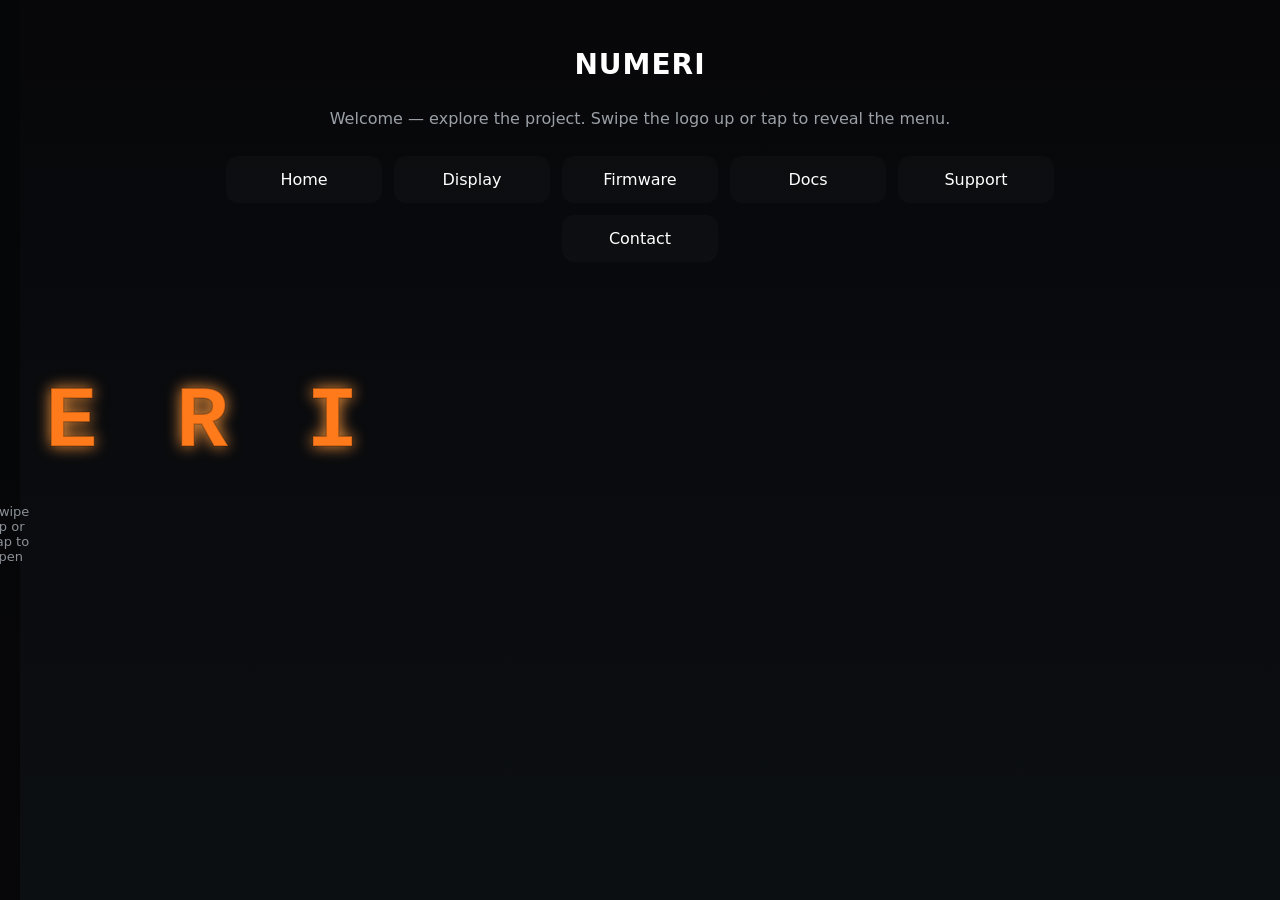
<file: web/test.html>
<!doctype html>
<html lang="en">
<head>
  <meta charset="utf-8" />
  <meta name="viewport" content="width=device-width,initial-scale=1" />
  <title>NUMERI — Splash + Menu (Header Collapse)</title>
  <style>
    :root{
      --bg:#050608;
      --card:#071018;
      --tube-fill:#ff7a1a; /* warm orange */
      --tube-glow:#ff9a3d;
      --size: min(14vmin, 120px);
      --menu-bg: linear-gradient(180deg,#07070a,#0c0f12);
      --text-muted:#9aa0a6;
    }
    html,body{height:100%;}
    body{
      margin:0; font-family:system-ui,-apple-system,Segoe UI,Roboto,"Helvetica Neue",Arial; -webkit-font-smoothing:antialiased; color:#fff; background:var(--bg);
      overflow:hidden; /* locked until splash collapses */
    }

    /* App shell: the menu lives below the splash overlay */
    .app {
      position:relative; width:100%; height:100vh; display:flex; flex-direction:column; align-items:center; justify-content:flex-start;
      background:var(--menu-bg);
    }

    /* The splash overlay that covers the menu at start */
    .splash {
      position:fixed; inset:0; display:flex; align-items:center; justify-content:center; background:linear-gradient(180deg, rgba(5,6,8,0.98), rgba(7,7,10,0.99));
      z-index:60; will-change:transform,opacity; transition: opacity 300ms ease; touch-action: none;
      pointer-events: auto;
    }

    /* We transform the inner card to collapse the logo to the top-center without making the overlay block the menu. */
    .splash-card{
      width:100%; max-width:920px; padding:26px; display:flex; align-items:center; justify-content:center; flex-direction:column; gap:14px;
      will-change: transform, opacity; transition: transform 1200ms cubic-bezier(.22,.6,.2,1), opacity 500ms ease;
      transform-origin: center top;
      background: transparent;
    }

    /* collapsed state: move the card up to just above the menu center-top but keep original size */
    .splash.collapsed { background: transparent; pointer-events:none; }
    .splash.collapsed .splash-card { transform: translateY(-32vh) scale(1); opacity:1; pointer-events:auto; }

    /* logo area (re-uses the simpler burn glow look) */
    .logo { width: min(72vw,820px); max-width:820px; }
    svg { width:100%; height:auto; display:block; }

    .num-text { font-family: 'Courier New', monospace; font-weight:700; letter-spacing:8px; font-size:var(--size); }
    .tube { fill: var(--tube-fill); stroke: rgba(0,0,0,0.22); stroke-width:1.6; }

    .letter{ opacity:0.0; transform-origin:center; }
    .letter.glow{ opacity:1; animation: burn 2000ms ease-in-out infinite alternate; filter: drop-shadow(0 0 8px var(--tube-glow)); }
    .letter.flick { filter: drop-shadow(0 0 26px var(--tube-glow)); opacity:1; transform: scale(1.03); }
    @keyframes burn{
      0%   { transform: translateY(0) scale(1); opacity:0.94; }
      25%  { transform: translateY(-1px) scale(1.01); opacity:1; }
      60%  { transform: translateY(0) scale(0.995); opacity:0.98; }
      100% { transform: translateY(-0.5px) scale(1.02); opacity:1; }
    }

    /* small instruction hint at bottom of splash */
    .hint{ font-size:13px; color:var(--text-muted); margin-top:8px; opacity:0.9; }

    /* Main menu content (under the splash) */
    .menu { width:100%; max-width:980px; padding:48px 20px; box-sizing:border-box; display:flex; flex-direction:column; gap:28px; align-items:center; }
    .menu h1{ margin:0; font-size:28px; letter-spacing:1px; }
    .menu-list{ display:flex; gap:12px; flex-wrap:wrap; justify-content:center; }
    .menu-item{ background: rgba(255,255,255,0.02); padding:14px 18px; border-radius:12px; min-width:120px; text-align:center; cursor:pointer; transition: transform 160ms ease, background 160ms ease; }
    .menu-item:hover{ transform: translateY(-6px); background: rgba(255,255,255,0.035); }

    /* subtle reveal animation for menu after splash collapses */
    .menu.revealed { animation: menuReveal 500ms ease both; }
    @keyframes menuReveal { from { opacity:0; transform: translateY(8px); } to { opacity:1; transform:none; } }

    /* responsive tweaks */
    @media (max-width:520px){ :root{ --size: 16vmin; } .num-text{ letter-spacing:4px; } .menu{ padding-top:22px; } }
  </style>
</head>
<body>

  <div class="app" id="app">
    <!-- underlying content (menu) -->
    <main class="menu" id="menu">
      <h1>NUMERI</h1>
      <div style="color:var(--text-muted); max-width:640px; text-align:center;">Welcome — explore the project. Swipe the logo up or tap to reveal the menu.</div>
      <div class="menu-list" id="menuList">
        <div class="menu-item">Home</div>
        <div class="menu-item">Display</div>
        <div class="menu-item">Firmware</div>
        <div class="menu-item">Docs</div>
        <div class="menu-item">Support</div>
        <div class="menu-item">Contact</div>
      </div>
    </main>

    <!-- splash overlay shown on start, collapses to top-center on swipe -->
    <div class="splash" id="splash" aria-hidden="false" style="max-width: 20px;">
      <div class="splash-card" id="splashCard">
        <!-- logo SVG (keeps the simplified burning look) -->
        <svg class="logo" viewBox="0 0 900 160" xmlns="http://www.w3.org/2000/svg" role="img" aria-label="NUMERI logo">
          <!-- removed white rectangle background and outline to keep only the glowing logo -->

          <text class="num-text" x="50%" y="60%" text-anchor="middle" dominant-baseline="middle" style="font-size:96px;">
            <tspan class="letter tube" id="L0" x="50%" dy="0">N</tspan>
            <tspan class="letter tube" id="L1" dx="12" dy="0">U</tspan>
            <tspan class="letter tube" id="L2" dx="12" dy="0">M</tspan>
            <tspan class="letter tube" id="L3" dx="12" dy="0">E</tspan>
            <tspan class="letter tube" id="L4" dx="12" dy="0">R</tspan>
            <tspan class="letter tube" id="L5" dx="12" dy="0">I</tspan>
          </text>
        </svg>

        <div class="hint" id="hint">Swipe up or tap to open</div>
      </div>
    </div>
  </div>

  <script>
    (function(){
      const letters = Array.from(document.querySelectorAll('.letter'));
      // Staggered glow start for each letter
      letters.forEach((el, idx) => {
        const delay = 160 + idx * 140; // ms
        setTimeout(()=> el.classList.add('glow'), delay);
      });

      // randomized quick flickers to simulate a burning filament
      function randomFlick(){
        const i = Math.floor(Math.random()*letters.length);
        const el = letters[i];
        el.classList.add('flick');
        setTimeout(()=> el.classList.remove('flick'), 90 + Math.random()*140);
        setTimeout(randomFlick, 600 + Math.random()*1200);
      }
      setTimeout(randomFlick, 700);

      // Splash swipe logic: support touch drag and click/tap to collapse header
      const splash = document.getElementById('splash');
      const splashCard = document.getElementById('splashCard');
      const menu = document.getElementById('menu');
      let startY = null;
      let currentY = 0;
      let dragging = false;

      function setCardTranslate(y){
        // translate only the inner card while keeping the overlay passive
        splashCard.style.transform = `translateY(${y}px)`;
      }

      function startDrag(y){ startY = y; dragging = true; splashCard.style.transition = 'none'; }
      function moveDrag(y){ if(!dragging) return; // gentle move: reduce sensitivity so swipe feels slow and soft
        currentY = Math.min(0, (y - startY) * 0.35); setCardTranslate(currentY); }
      function endDrag(){ dragging = false; splashCard.style.transition = ''; // restore CSS transition
        // if user dragged up enough, collapse the header (gentle threshold)
        if (currentY < -40) {
          collapseSplash();
        } else {
          // snap back
          splashCard.style.transform = '';
        }
        startY = null; currentY = 0;
      }

      // touch events
      splashCard.addEventListener('touchstart', (e)=>{ if(e.touches && e.touches[0]) startDrag(e.touches[0].clientY); });
      splashCard.addEventListener('touchmove', (e)=>{ if(e.touches && e.touches[0]) moveDrag(e.touches[0].clientY); e.preventDefault(); }, { passive:false });
      splashCard.addEventListener('touchend', endDrag);

      // mouse drag support for desktop
      splashCard.addEventListener('mousedown', (e)=>{ startDrag(e.clientY); });
      window.addEventListener('mousemove', (e)=> moveDrag(e.clientY));
      window.addEventListener('mouseup', endDrag);

      // tap/click to collapse header quickly
      splashCard.addEventListener('click', (e)=>{
        // ignore if drag in progress
        if (Math.abs(currentY) > 6) return;
        collapseSplash();
      });

      // auto-collapse after a short delay (so user not stuck): gentle
      const AUTO_TIMEOUT = 4500; // ms (slightly longer)
      const autoTimer = setTimeout(collapseSplash, AUTO_TIMEOUT);

      function collapseSplash(){
        clearTimeout(autoTimer);
        // add collapsed class to animate the inner card to top-center
        splash.classList.add('collapsed');
        splash.setAttribute('aria-hidden','false');
        // reveal and animate the menu content
        menu.classList.add('revealed');
        // allow page scrolling now that header is small
        document.body.style.overflow = '';
      }

      // Accessibility: also support Escape to collapse header
      window.addEventListener('keydown', (e)=>{ if (e.key === 'Escape') collapseSplash(); });

    })();
  </script>
</body>
</html>
</file>
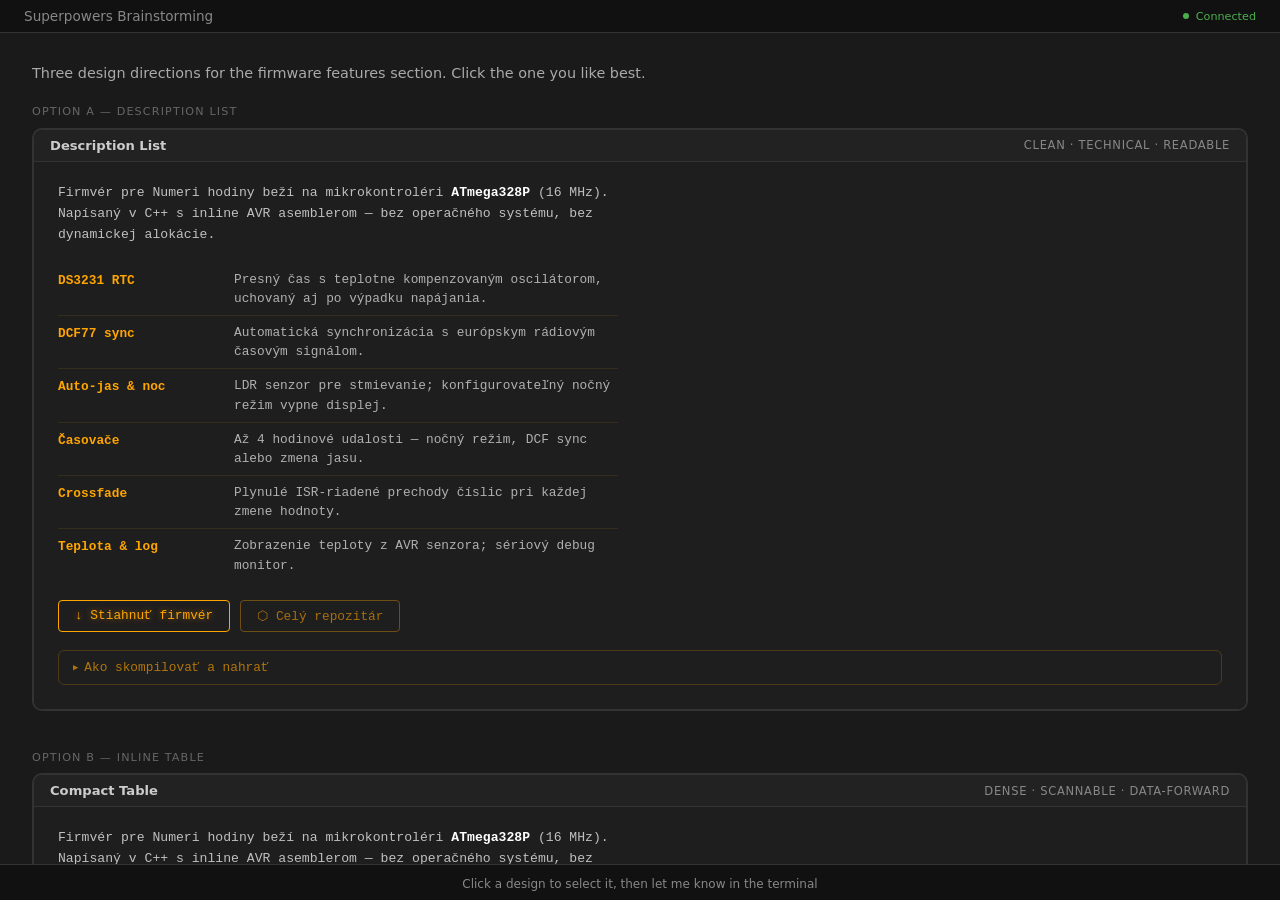
<file: docs/.superpowers/brainstorm/590-1779861973/content/firmware-designs.html>
<!DOCTYPE html>
<html lang="sk">
<head>
<meta charset="UTF-8">
<meta name="viewport" content="width=device-width, initial-scale=1">
<title>Firmware tab designs</title>
<style>
  * { box-sizing: border-box; margin: 0; padding: 0; }
  html, body { height: 100%; overflow: hidden; }

  body {
    font-family: system-ui, sans-serif;
    background: #1a1a1a;
    color: #e0e0e0;
    display: flex;
    flex-direction: column;
  }

  .header {
    background: #111;
    padding: 0.5rem 1.5rem;
    display: flex;
    justify-content: space-between;
    align-items: center;
    border-bottom: 1px solid #333;
    flex-shrink: 0;
  }
  .header h1 { font-size: 0.85rem; font-weight: 500; color: #888; }
  .header .status { font-size: 0.7rem; color: #4caf50; display: flex; align-items: center; gap: 0.4rem; }
  .header .status::before { content: ''; width: 6px; height: 6px; background: #4caf50; border-radius: 50%; }

  .main { flex: 1; overflow-y: auto; padding: 2rem; display: flex; flex-direction: column; gap: 2.5rem; }

  .indicator-bar {
    background: #111;
    border-top: 1px solid #333;
    padding: 0.5rem 1.5rem;
    flex-shrink: 0;
    text-align: center;
  }
  .indicator-bar span { font-size: 0.75rem; color: #888; }
  .indicator-bar .selected-text { color: #0a84ff; font-weight: 500; }

  /* ------- section labels ------- */
  .design-label {
    font-size: 0.7rem;
    letter-spacing: 0.1em;
    text-transform: uppercase;
    color: #666;
    margin-bottom: 0.6rem;
  }

  /* ------- card wrapper for each design ------- */
  .design-card {
    border: 2px solid #333;
    border-radius: 10px;
    overflow: hidden;
    cursor: pointer;
    transition: border-color 0.15s;
  }
  .design-card:hover { border-color: #666; }
  .design-card.selected { border-color: #0a84ff; }

  .design-card-header {
    background: #222;
    border-bottom: 1px solid #333;
    padding: 0.5rem 1rem;
    display: flex;
    justify-content: space-between;
    align-items: center;
  }
  .design-card-header .label { font-size: 0.72rem; color: #888; letter-spacing: 0.06em; text-transform: uppercase; }
  .design-card-header .name { font-size: 0.82rem; color: #ccc; font-weight: 600; }
  .design-card.selected .design-card-header { background: rgba(10,132,255,0.12); }

  /* ------- simulated site chrome ------- */
  .sim {
    background: rgb(31, 30, 30);
    font-family: "Courier New", monospace;
    color: white;
    padding: 20px 24px 24px;
  }

  /* shared sim elements */
  .sim-intro {
    color: rgba(255,255,255,0.72);
    font-size: 0.82rem;
    line-height: 1.6;
    margin-bottom: 18px;
    max-width: 560px;
  }
  .sim-intro strong { color: white; }

  .sim-buttons {
    display: flex;
    gap: 10px;
    margin-bottom: 18px;
    flex-wrap: wrap;
  }
  .sim-btn {
    display: inline-flex;
    align-items: center;
    gap: 6px;
    padding: 7px 16px;
    border: 1px solid orange;
    border-radius: 4px;
    color: orange;
    font-family: "Courier New", monospace;
    font-size: 0.8rem;
    text-shadow: 0 0 6px rgba(255,165,0,0.5);
  }
  .sim-btn-ghost {
    border-color: rgba(255,165,0,0.35);
    color: rgba(255,165,0,0.6);
    text-shadow: none;
  }
  .sim-build {
    border: 1px solid rgba(255,165,0,0.2);
    border-radius: 6px;
    padding: 9px 14px;
  }
  .sim-build-summary {
    color: rgba(255,165,0,0.65);
    font-size: 0.8rem;
    display: flex;
    align-items: center;
    gap: 6px;
  }
  .sim-build-summary::before { content: '▶'; font-size: 0.55rem; }

  /* ====== DESIGN A — description list ====== */
  .sim-dl {
    margin-bottom: 18px;
    max-width: 560px;
  }
  .sim-dl-row {
    display: grid;
    grid-template-columns: 160px 1fr;
    gap: 0 16px;
    padding: 7px 0;
    border-bottom: 1px solid rgba(255,165,0,0.1);
    font-size: 0.8rem;
    line-height: 1.5;
  }
  .sim-dl-row:last-child { border-bottom: none; }
  .sim-dl-term {
    color: orange;
    font-weight: 600;
    padding-top: 1px;
  }
  .sim-dl-desc { color: rgba(255,255,255,0.65); }

  /* ====== DESIGN B — two-column table ====== */
  .sim-table {
    width: 100%;
    max-width: 560px;
    border-collapse: collapse;
    margin-bottom: 18px;
    font-size: 0.8rem;
  }
  .sim-table td {
    padding: 7px 10px;
    vertical-align: top;
    border-bottom: 1px solid rgba(255,165,0,0.1);
    line-height: 1.5;
  }
  .sim-table tr:last-child td { border-bottom: none; }
  .sim-table .sim-t-name {
    color: orange;
    font-weight: 600;
    white-space: nowrap;
    padding-right: 20px;
  }
  .sim-table .sim-t-desc { color: rgba(255,255,255,0.65); }

  /* ====== DESIGN C — no feature list ====== */
  .sim-chips {
    display: flex;
    flex-wrap: wrap;
    gap: 7px;
    margin-bottom: 18px;
  }
  .sim-chip {
    font-size: 0.72rem;
    padding: 3px 10px;
    border: 1px solid rgba(255,165,0,0.3);
    border-radius: 20px;
    color: rgba(255,165,0,0.7);
    font-family: "Courier New", monospace;
  }
</style>
</head>
<body>

<div class="header">
  <h1>Superpowers Brainstorming</h1>
  <div class="status">Connected</div>
</div>

<div class="main">

  <div>
    <p style="color:#aaa;font-size:0.9rem;margin-bottom:1.5rem">
      Three design directions for the firmware features section. Click the one you like best.
    </p>

    <!-- ===== DESIGN A ===== -->
    <div class="design-label">Option A — Description list</div>
    <div class="design-card" data-choice="a" onclick="select(this)">
      <div class="design-card-header">
        <span class="name">Description List</span>
        <span class="label">Clean · technical · readable</span>
      </div>
      <div class="sim">
        <p class="sim-intro">
          Firmvér pre Numeri hodiny beží na mikrokontroléri <strong>ATmega328P</strong> (16 MHz).
          Napísaný v C++ s inline AVR asemblerom — bez operačného systému, bez dynamickej alokácie.
        </p>
        <div class="sim-dl">
          <div class="sim-dl-row">
            <span class="sim-dl-term">DS3231 RTC</span>
            <span class="sim-dl-desc">Presný čas s teplotne kompenzovaným oscilátorom, uchovaný aj po výpadku napájania.</span>
          </div>
          <div class="sim-dl-row">
            <span class="sim-dl-term">DCF77 sync</span>
            <span class="sim-dl-desc">Automatická synchronizácia s európskym rádiovým časovým signálom.</span>
          </div>
          <div class="sim-dl-row">
            <span class="sim-dl-term">Auto-jas &amp; noc</span>
            <span class="sim-dl-desc">LDR senzor pre stmievanie; konfigurovateľný nočný režim vypne displej.</span>
          </div>
          <div class="sim-dl-row">
            <span class="sim-dl-term">Časovače</span>
            <span class="sim-dl-desc">Až 4 hodinové udalosti — nočný režim, DCF sync alebo zmena jasu.</span>
          </div>
          <div class="sim-dl-row">
            <span class="sim-dl-term">Crossfade</span>
            <span class="sim-dl-desc">Plynulé ISR-riadené prechody číslic pri každej zmene hodnoty.</span>
          </div>
          <div class="sim-dl-row">
            <span class="sim-dl-term">Teplota &amp; log</span>
            <span class="sim-dl-desc">Zobrazenie teploty z AVR senzora; sériový debug monitor.</span>
          </div>
        </div>
        <div class="sim-buttons">
          <div class="sim-btn">↓ Stiahnuť firmvér</div>
          <div class="sim-btn sim-btn-ghost">⬡ Celý repozitár</div>
        </div>
        <div class="sim-build">
          <div class="sim-build-summary">Ako skompilovať a nahrať</div>
        </div>
      </div>
    </div>
  </div>

  <!-- ===== DESIGN B ===== -->
  <div>
    <div class="design-label">Option B — Inline table</div>
    <div class="design-card" data-choice="b" onclick="select(this)">
      <div class="design-card-header">
        <span class="name">Compact Table</span>
        <span class="label">Dense · scannable · data-forward</span>
      </div>
      <div class="sim">
        <p class="sim-intro">
          Firmvér pre Numeri hodiny beží na mikrokontroléri <strong>ATmega328P</strong> (16 MHz).
          Napísaný v C++ s inline AVR asemblerom — bez operačného systému, bez dynamickej alokácie.
        </p>
        <table class="sim-table">
          <tr>
            <td class="sim-t-name">DS3231 RTC</td>
            <td class="sim-t-desc">Presný čas s TXCO, uchovaný po výpadku napájania.</td>
          </tr>
          <tr>
            <td class="sim-t-name">DCF77</td>
            <td class="sim-t-desc">Automatická synchronizácia s rádiovým časovým signálom.</td>
          </tr>
          <tr>
            <td class="sim-t-name">Auto-jas / noc</td>
            <td class="sim-t-desc">LDR pre automatické stmievanie; nočný režim vypne displej.</td>
          </tr>
          <tr>
            <td class="sim-t-name">Časovače ×4</td>
            <td class="sim-t-desc">Hodinové udalosti — nočný režim, DCF sync, zmena jasu.</td>
          </tr>
          <tr>
            <td class="sim-t-name">Crossfade</td>
            <td class="sim-t-desc">ISR-riadené PWM prechody číslic.</td>
          </tr>
          <tr>
            <td class="sim-t-name">Teplota / log</td>
            <td class="sim-t-desc">AVR teplomer; sériový monitor s úrovňami logu.</td>
          </tr>
        </table>
        <div class="sim-buttons">
          <div class="sim-btn">↓ Stiahnuť firmvér</div>
          <div class="sim-btn sim-btn-ghost">⬡ Celý repozitár</div>
        </div>
        <div class="sim-build">
          <div class="sim-build-summary">Ako skompilovať a nahrať</div>
        </div>
      </div>
    </div>
  </div>

  <!-- ===== DESIGN C ===== -->
  <div>
    <div class="design-label">Option C — Tags only, no descriptions</div>
    <div class="design-card" data-choice="c" onclick="select(this)">
      <div class="design-card-header">
        <span class="name">Feature chips</span>
        <span class="label">Minimal · action-first</span>
      </div>
      <div class="sim">
        <p class="sim-intro">
          Firmvér pre Numeri hodiny beží na mikrokontroléri <strong>ATmega328P</strong> (16 MHz).
          Napísaný v C++ s inline AVR asemblerom — bez operačného systému, bez dynamickej alokácie.
          Podporuje DS3231 RTC, DCF77 synchronizáciu, automatický jas, nočný režim, crossfade animácie a sériový monitor.
        </p>
        <div class="sim-chips">
          <span class="sim-chip">DS3231 RTC</span>
          <span class="sim-chip">DCF77</span>
          <span class="sim-chip">Auto-jas</span>
          <span class="sim-chip">Nočný režim</span>
          <span class="sim-chip">Crossfade</span>
          <span class="sim-chip">Teplomer</span>
          <span class="sim-chip">Serial monitor</span>
        </div>
        <div class="sim-buttons">
          <div class="sim-btn">↓ Stiahnuť firmvér</div>
          <div class="sim-btn sim-btn-ghost">⬡ Celý repozitár</div>
        </div>
        <div class="sim-build">
          <div class="sim-build-summary">Ako skompilovať a nahrať</div>
        </div>
      </div>
    </div>
  </div>

</div>

<div class="indicator-bar">
  <span id="indicator-text">Click a design to select it, then let me know in the terminal</span>
</div>

<script>
  function select(el) {
    document.querySelectorAll('.design-card').forEach(c => c.classList.remove('selected'));
    el.classList.add('selected');
    const label = el.querySelector('.name').textContent;
    document.getElementById('indicator-text').innerHTML =
      'Selected: <span class="selected-text">' + label + '</span> — let me know in the terminal';
    if (window.__brainstorm_select) window.__brainstorm_select(el.dataset.choice, label);
  }
</script>
</body>
</html>
</file>
